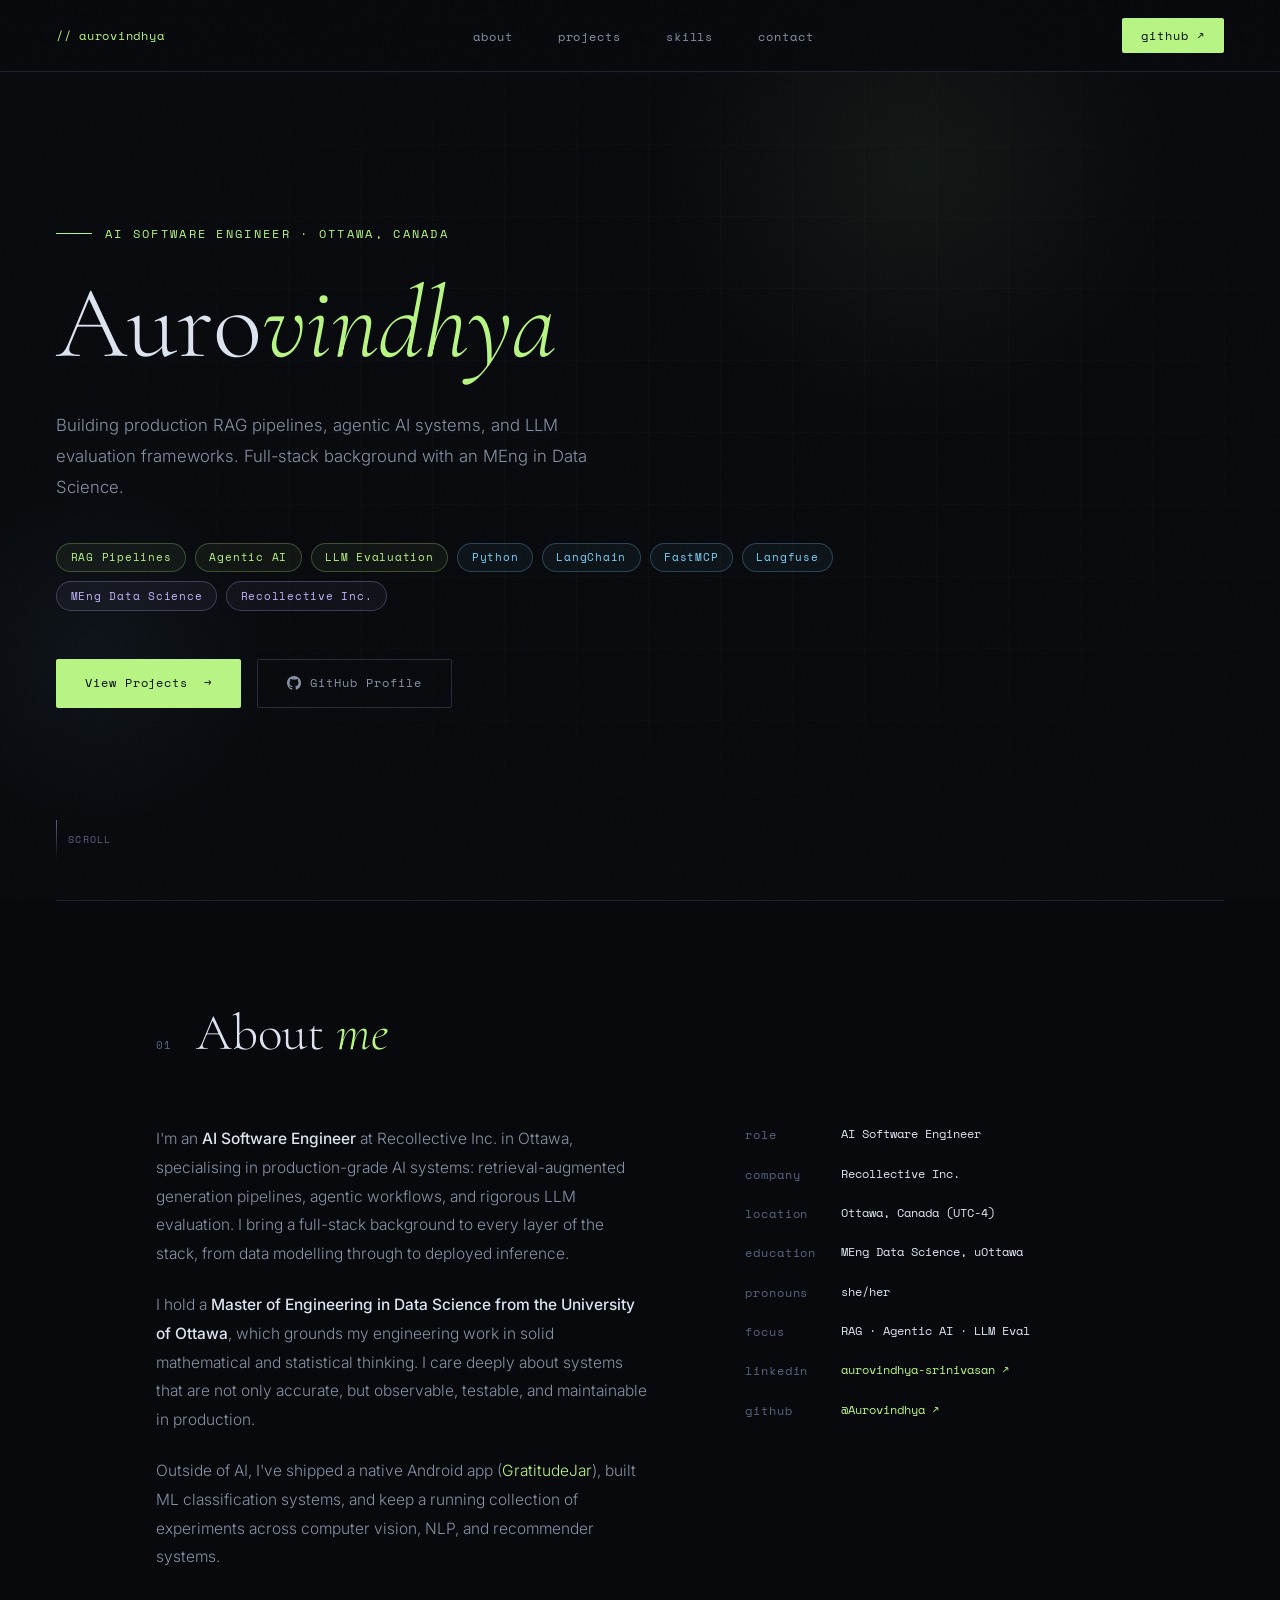
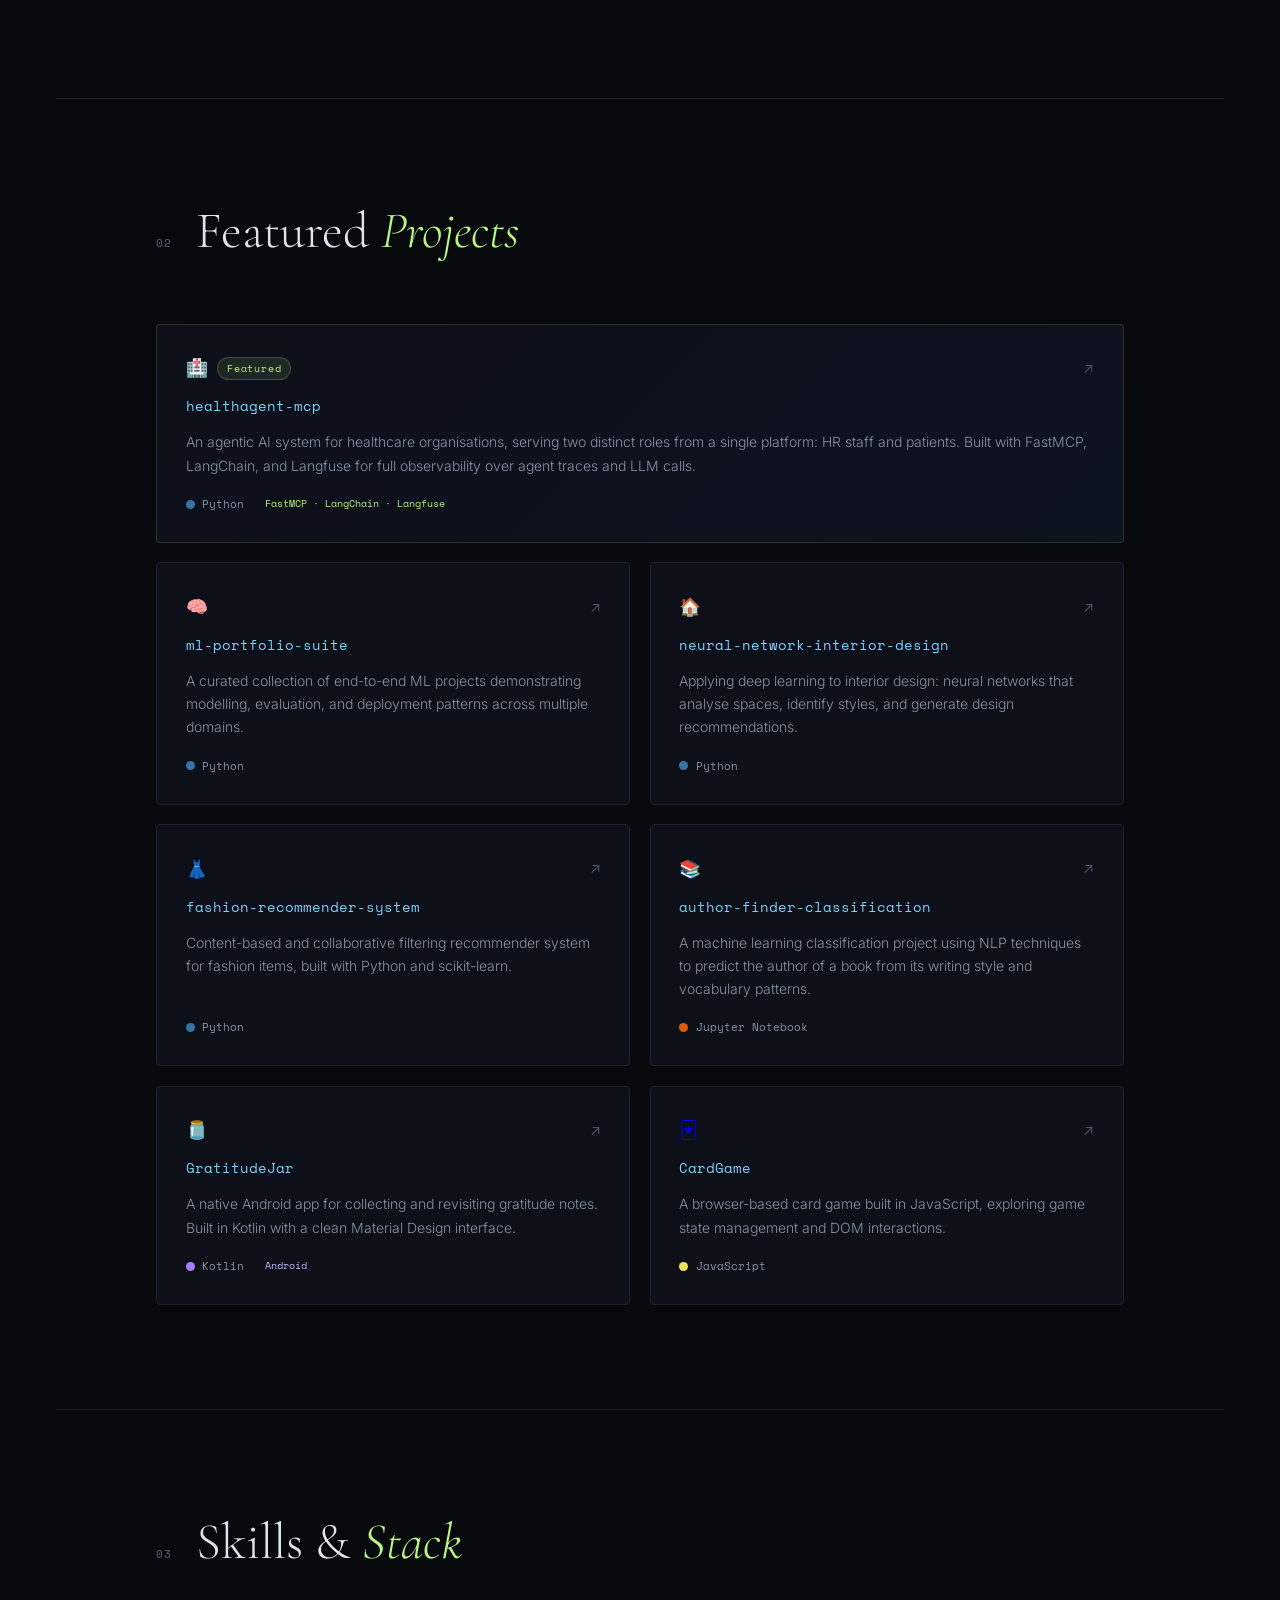
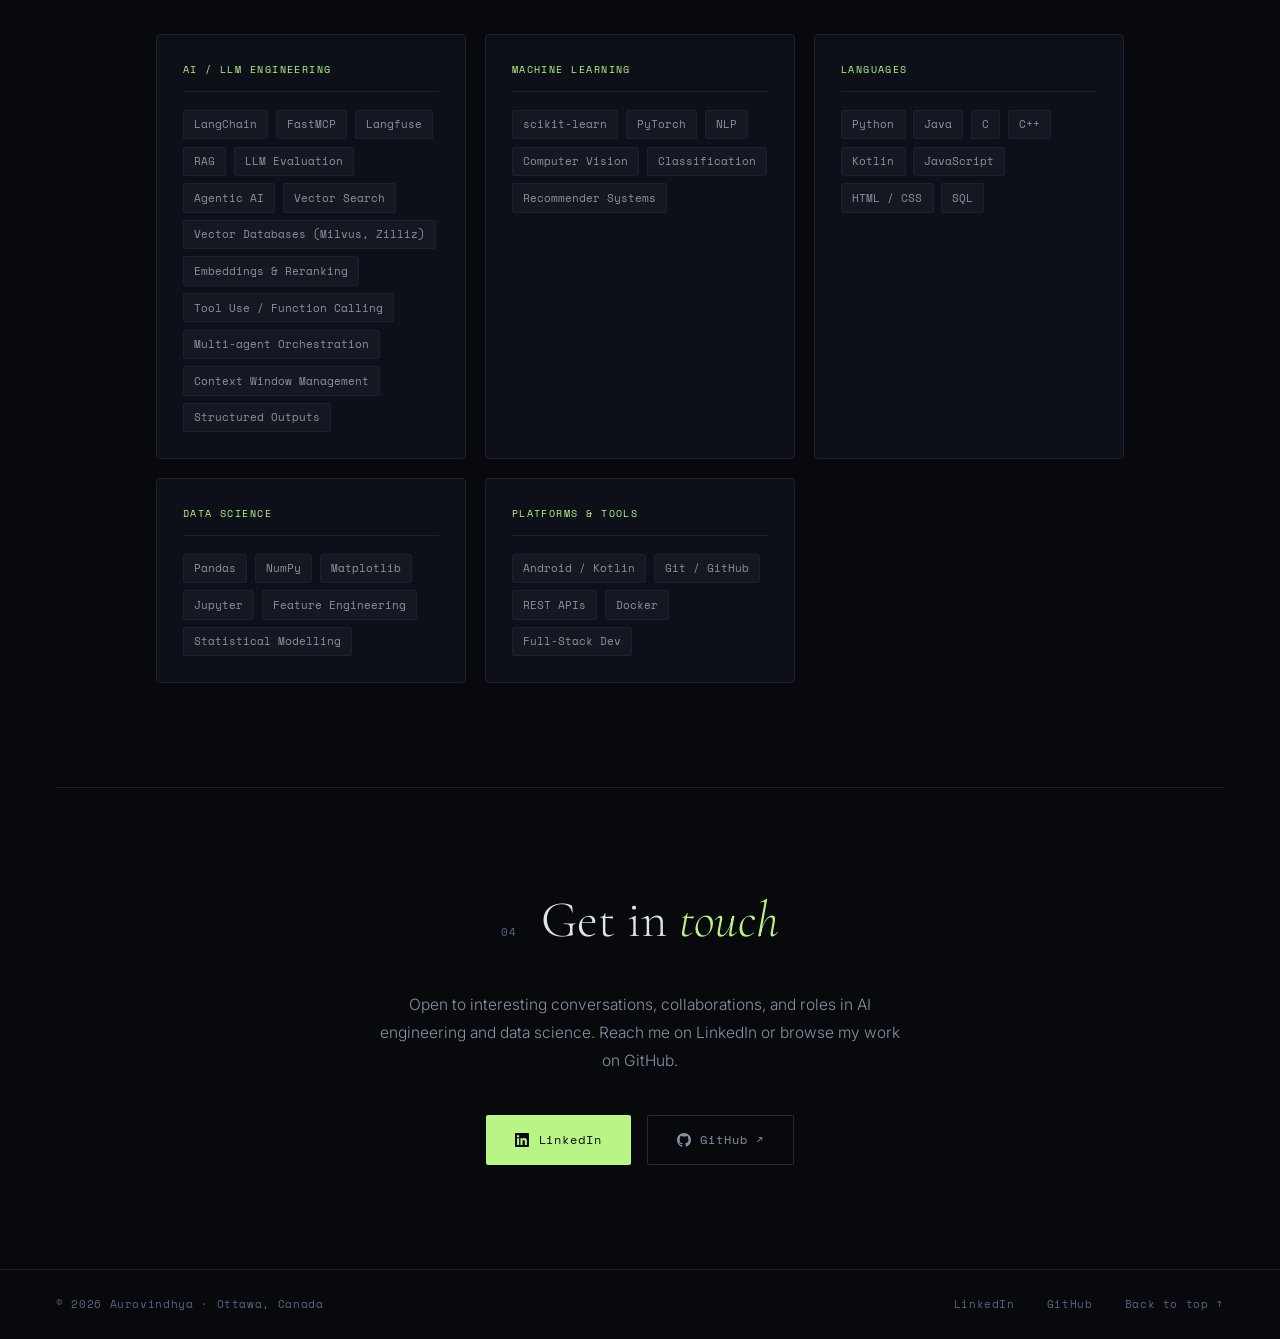
<file: index.html>
<!DOCTYPE html>
<html lang="en">
<head>
  <meta charset="UTF-8" />
  <meta name="viewport" content="width=device-width, initial-scale=1.0" />
  <title>Aurovindhya · AI Software Engineer</title>
  <link rel="preconnect" href="https://fonts.googleapis.com" />
  <link rel="preconnect" href="https://fonts.gstatic.com" crossorigin />
  <link href="https://fonts.googleapis.com/css2?family=Cormorant+Garamond:ital,wght@0,300;0,400;0,600;1,300;1,400&family=Space+Mono:ital,wght@0,400;0,700;1,400&family=Inter:wght@300;400;500&display=swap" rel="stylesheet" />
  <style>
    *, *::before, *::after { box-sizing: border-box; margin: 0; padding: 0; }

    :root {
      --bg:       #07090d;
      --surface:  #0e1117;
      --border:   #1c2030;
      --border2:  #252b3b;
      --green:    #b8f584;
      --blue:     #7dd3fc;
      --purple:   #c4b5fd;
      --text:     #dde4f0;
      --muted:    #5a6380;
      --muted2:   #8892a4;
      --card:     #0d1019;
      --ff-serif: 'Cormorant Garamond', Georgia, serif;
      --ff-mono:  'Space Mono', monospace;
      --ff-sans:  'Inter', system-ui, sans-serif;
    }

    html { scroll-behavior: smooth; }

    body {
      background: var(--bg);
      color: var(--text);
      font-family: var(--ff-sans);
      font-weight: 300;
      line-height: 1.7;
      min-height: 100vh;
      overflow-x: hidden;
    }

    body::after {
      content: '';
      position: fixed;
      inset: 0;
      background-image: url("data:image/svg+xml,%3Csvg xmlns='http://www.w3.org/2000/svg' width='300' height='300'%3E%3Cfilter id='n'%3E%3CfeTurbulence type='fractalNoise' baseFrequency='0.9' numOctaves='4' stitchTiles='stitch'/%3E%3C/filter%3E%3Crect width='300' height='300' filter='url(%23n)' opacity='0.035'/%3E%3C/svg%3E");
      background-repeat: repeat;
      pointer-events: none;
      z-index: 999;
      opacity: 0.7;
    }

    /* NAV */
    nav {
      position: fixed;
      top: 0; left: 0; right: 0;
      z-index: 200;
      display: flex;
      align-items: center;
      justify-content: space-between;
      padding: 1.1rem 3.5rem;
      background: rgba(7,9,13,0.82);
      backdrop-filter: blur(16px);
      border-bottom: 1px solid var(--border);
    }

    .nav-logo {
      font-family: var(--ff-mono);
      font-size: 0.78rem;
      color: var(--green);
      letter-spacing: 0.06em;
      text-decoration: none;
    }

    .nav-links {
      display: flex;
      gap: 2.8rem;
      list-style: none;
    }

    .nav-links a {
      font-family: var(--ff-mono);
      font-size: 0.72rem;
      color: var(--muted2);
      text-decoration: none;
      letter-spacing: 0.08em;
      transition: color 0.2s;
    }
    .nav-links a:hover { color: var(--text); }

    .nav-cta {
      font-family: var(--ff-mono);
      font-size: 0.72rem;
      letter-spacing: 0.08em;
      color: var(--bg);
      background: var(--green);
      padding: 0.5rem 1.2rem;
      border-radius: 2px;
      text-decoration: none;
      transition: opacity 0.2s;
    }
    .nav-cta:hover { opacity: 0.85; }

    /* HERO */
    .hero {
      position: relative;
      min-height: 100vh;
      display: flex;
      align-items: center;
      padding: 7rem 3.5rem 5rem;
      overflow: hidden;
    }

    .hero::before {
      content: '';
      position: absolute;
      inset: 0;
      background-image:
        linear-gradient(rgba(184,245,132,0.025) 1px, transparent 1px),
        linear-gradient(90deg, rgba(184,245,132,0.025) 1px, transparent 1px);
      background-size: 72px 72px;
      mask-image: radial-gradient(ellipse 75% 70% at 55% 45%, black 30%, transparent 100%);
    }

    .orb {
      position: absolute;
      border-radius: 50%;
      pointer-events: none;
    }
    .orb1 {
      width: 600px; height: 600px;
      top: -15%; right: 5%;
      background: radial-gradient(circle, rgba(184,245,132,0.06) 0%, transparent 60%);
    }
    .orb2 {
      width: 400px; height: 400px;
      bottom: 5%; left: -8%;
      background: radial-gradient(circle, rgba(125,211,252,0.05) 0%, transparent 60%);
    }

    .hero-inner {
      position: relative;
      z-index: 2;
      max-width: 860px;
    }

    .hero-eyebrow {
      font-family: var(--ff-mono);
      font-size: 0.72rem;
      color: var(--green);
      letter-spacing: 0.2em;
      text-transform: uppercase;
      margin-bottom: 1.8rem;
      opacity: 0;
      animation: up 0.7s ease forwards 0.1s;
      display: flex;
      align-items: center;
      gap: 0.8rem;
    }
    .hero-eyebrow::before {
      content: '';
      display: block;
      width: 36px; height: 1px;
      background: var(--green);
    }

    h1 {
      font-family: var(--ff-serif);
      font-size: clamp(4rem, 8vw, 7.5rem);
      font-weight: 300;
      line-height: 1.0;
      color: var(--text);
      opacity: 0;
      animation: up 0.75s ease forwards 0.25s;
    }
    h1 em { font-style: italic; color: var(--green); }

    .hero-sub {
      margin-top: 2.2rem;
      font-size: 1.05rem;
      color: var(--muted2);
      max-width: 540px;
      line-height: 1.85;
      font-weight: 300;
      opacity: 0;
      animation: up 0.75s ease forwards 0.4s;
    }

    .hero-pills {
      margin-top: 2.5rem;
      display: flex;
      flex-wrap: wrap;
      gap: 0.55rem;
      opacity: 0;
      animation: up 0.75s ease forwards 0.55s;
    }

    .pill {
      font-family: var(--ff-mono);
      font-size: 0.68rem;
      letter-spacing: 0.07em;
      border-radius: 100px;
      padding: 0.28rem 0.85rem;
      border: 1px solid;
    }
    .pill-g { color: var(--green);  border-color: rgba(184,245,132,0.25); background: rgba(184,245,132,0.05); }
    .pill-b { color: var(--blue);   border-color: rgba(125,211,252,0.25); background: rgba(125,211,252,0.05); }
    .pill-p { color: var(--purple); border-color: rgba(196,181,253,0.25); background: rgba(196,181,253,0.05); }

    .hero-actions {
      margin-top: 3rem;
      display: flex;
      gap: 1rem;
      flex-wrap: wrap;
      opacity: 0;
      animation: up 0.75s ease forwards 0.7s;
    }

    .btn {
      display: inline-flex;
      align-items: center;
      gap: 0.6rem;
      font-family: var(--ff-mono);
      font-size: 0.75rem;
      letter-spacing: 0.08em;
      padding: 0.85rem 1.8rem;
      border-radius: 2px;
      text-decoration: none;
      transition: transform 0.2s, opacity 0.2s;
    }
    .btn:hover { transform: translateY(-2px); }
    .btn-fill { background: var(--green); color: var(--bg); }
    .btn-fill:hover { opacity: 0.88; }
    .btn-ghost { border: 1px solid var(--border2); color: var(--muted2); }
    .btn-ghost:hover { color: var(--text); border-color: var(--muted); }

    .scroll-hint {
      position: absolute;
      bottom: 2.5rem; left: 3.5rem;
      display: flex;
      align-items: center;
      gap: 0.7rem;
      font-family: var(--ff-mono);
      font-size: 0.65rem;
      color: var(--muted);
      letter-spacing: 0.12em;
      text-transform: uppercase;
      opacity: 0;
      animation: up 1s ease forwards 1.1s;
    }
    .scroll-line {
      width: 1px; height: 40px;
      background: linear-gradient(to bottom, var(--muted), transparent);
      animation: pulse 1.8s ease-in-out infinite 1.5s;
    }
    @keyframes pulse {
      0%, 100% { opacity: 0.3; }
      50%       { opacity: 1; }
    }

    /* DIVIDER */
    .divider { height: 1px; background: var(--border); margin: 0 3.5rem; }

    /* SECTION */
    .section { max-width: 1080px; margin: 0 auto; padding: 6.5rem 3.5rem; }

    .section-head {
      display: flex;
      align-items: baseline;
      gap: 1.5rem;
      margin-bottom: 4rem;
    }

    .section-num {
      font-family: var(--ff-mono);
      font-size: 0.68rem;
      color: var(--muted);
      letter-spacing: 0.1em;
    }

    h2 {
      font-family: var(--ff-serif);
      font-size: clamp(2.2rem, 4vw, 3.2rem);
      font-weight: 300;
      color: var(--text);
      line-height: 1.1;
    }
    h2 em { font-style: italic; color: var(--green); }

    /* ABOUT */
    .about-grid {
      display: grid;
      grid-template-columns: 1.3fr 1fr;
      gap: 6rem;
      align-items: start;
    }

    .about-body p {
      font-size: 0.97rem;
      color: var(--muted2);
      margin-bottom: 1.4rem;
      line-height: 1.85;
    }
    .about-body p strong { color: var(--text); font-weight: 500; }
    .about-body a { color: var(--green); text-decoration: none; }

    .detail-list { list-style: none; display: flex; flex-direction: column; gap: 1.2rem; }

    .detail-item {
      display: flex;
      align-items: flex-start;
      gap: 1rem;
      font-family: var(--ff-mono);
      font-size: 0.74rem;
    }
    .detail-key { color: var(--muted); letter-spacing: 0.08em; min-width: 80px; }
    .detail-val { color: var(--text); line-height: 1.5; }

    /* PROJECTS */
    .projects-grid {
      display: grid;
      grid-template-columns: repeat(auto-fill, minmax(310px, 1fr));
      gap: 1.2rem;
    }

    .repo-card {
      background: var(--card);
      border: 1px solid var(--border);
      border-radius: 4px;
      padding: 1.8rem;
      text-decoration: none;
      display: flex;
      flex-direction: column;
      gap: 0.75rem;
      transition: border-color 0.3s, transform 0.3s;
      position: relative;
      overflow: hidden;
    }
    .repo-card::before {
      content: '';
      position: absolute;
      top: 0; left: 0; right: 0;
      height: 1px;
      background: linear-gradient(90deg, transparent, var(--green), transparent);
      transform: scaleX(0);
      transform-origin: center;
      transition: transform 0.4s ease;
    }
    .repo-card:hover { border-color: var(--border2); transform: translateY(-3px); }
    .repo-card:hover::before { transform: scaleX(1); }

    .repo-card.featured {
      grid-column: span 2;
      background: linear-gradient(135deg, #0d1019 0%, #0e1320 100%);
      border-color: rgba(184,245,132,0.15);
    }

    .repo-header {
      display: flex;
      align-items: center;
      justify-content: space-between;
    }

    .repo-icon-wrap { display: flex; align-items: center; gap: 0.6rem; }
    .repo-icon { font-size: 1.1rem; }

    .repo-badge {
      font-family: var(--ff-mono);
      font-size: 0.6rem;
      letter-spacing: 0.08em;
      padding: 0.15rem 0.55rem;
      border-radius: 100px;
      background: rgba(184,245,132,0.1);
      color: var(--green);
      border: 1px solid rgba(184,245,132,0.2);
    }

    .repo-arrow {
      font-size: 0.9rem;
      color: var(--muted);
      transition: color 0.2s, transform 0.2s;
    }
    .repo-card:hover .repo-arrow { color: var(--green); transform: translate(2px, -2px); }

    .repo-name { font-family: var(--ff-mono); font-size: 0.85rem; color: var(--blue); }
    .repo-desc { font-size: 0.875rem; color: var(--muted2); line-height: 1.65; flex: 1; }

    .repo-foot { display: flex; align-items: center; gap: 1.3rem; margin-top: 0.4rem; }

    .lang {
      display: flex;
      align-items: center;
      gap: 0.45rem;
      font-family: var(--ff-mono);
      font-size: 0.67rem;
      color: var(--muted2);
    }
    .lang-dot { width: 9px; height: 9px; border-radius: 50%; flex-shrink: 0; }
    .py   { background: #3572A5; }
    .kt   { background: #A97BFF; }
    .js   { background: #f1e05a; }
    .html-dot { background: #e34c26; }
    .nb   { background: #DA5B0B; }

    /* SKILLS */
    .skills-grid {
      display: grid;
      grid-template-columns: repeat(auto-fill, minmax(240px, 1fr));
      gap: 1.2rem;
    }

    .skill-group {
      background: var(--card);
      border: 1px solid var(--border);
      border-radius: 4px;
      padding: 1.6rem;
    }

    .skill-group-title {
      font-family: var(--ff-mono);
      font-size: 0.65rem;
      color: var(--green);
      letter-spacing: 0.14em;
      text-transform: uppercase;
      margin-bottom: 1.1rem;
      padding-bottom: 0.8rem;
      border-bottom: 1px solid var(--border);
    }

    .skill-tags { display: flex; flex-wrap: wrap; gap: 0.45rem; }

    .stag {
      font-family: var(--ff-mono);
      font-size: 0.68rem;
      color: var(--muted2);
      background: rgba(255,255,255,0.03);
      border: 1px solid var(--border);
      border-radius: 2px;
      padding: 0.28rem 0.65rem;
      transition: color 0.2s, border-color 0.2s;
    }
    .stag:hover { color: var(--text); border-color: var(--border2); }

    /* CONTACT */
    .contact-inner {
      max-width: 540px;
      margin: 0 auto;
      text-align: center;
    }
    .contact-inner h2 { margin-bottom: 1.2rem; }
    .contact-inner p {
      font-size: 0.97rem;
      color: var(--muted2);
      margin-bottom: 2.5rem;
      line-height: 1.8;
    }
    .contact-links { display: flex; justify-content: center; flex-wrap: wrap; gap: 1rem; }

    /* FOOTER */
    footer {
      border-top: 1px solid var(--border);
      padding: 1.6rem 3.5rem;
      display: flex;
      align-items: center;
      justify-content: space-between;
    }
    .ft-left { font-family: var(--ff-mono); font-size: 0.67rem; color: var(--muted); letter-spacing: 0.06em; }
    .ft-right { display: flex; gap: 2rem; }
    .ft-right a {
      font-family: var(--ff-mono);
      font-size: 0.67rem;
      color: var(--muted);
      text-decoration: none;
      letter-spacing: 0.06em;
      transition: color 0.2s;
    }
    .ft-right a:hover { color: var(--text); }

    /* REVEAL */
    .reveal {
      opacity: 0;
      transform: translateY(20px);
      transition: opacity 0.65s ease, transform 0.65s ease;
    }
    .reveal.visible { opacity: 1; transform: translateY(0); }

    @keyframes up {
      from { opacity: 0; transform: translateY(24px); }
      to   { opacity: 1; transform: translateY(0); }
    }

    @media (max-width: 900px) {
      nav { padding: 1rem 1.5rem; }
      .nav-links { display: none; }
      .hero { padding: 6rem 1.5rem 3rem; }
      .scroll-hint { left: 1.5rem; }
      .divider { margin: 0 1.5rem; }
      .section { padding: 5rem 1.5rem; }
      .about-grid { grid-template-columns: 1fr; gap: 3rem; }
      footer { flex-direction: column; gap: 1rem; text-align: center; }
      .repo-card.featured { grid-column: span 1; }
    }
  </style>
</head>
<body>

<!-- NAV -->
<nav>
  <a href="#top" class="nav-logo">// aurovindhya</a>
  <ul class="nav-links">
    <li><a href="#about">about</a></li>
    <li><a href="#projects">projects</a></li>
    <li><a href="#skills">skills</a></li>
    <li><a href="#contact">contact</a></li>
  </ul>
  <a href="https://github.com/Aurovindhya" target="_blank" class="nav-cta">github ↗</a>
</nav>

<!-- HERO -->
<div class="hero" id="top">
  <div class="orb orb1"></div>
  <div class="orb orb2"></div>

  <div class="hero-inner">
    <p class="hero-eyebrow">AI Software Engineer · Ottawa, Canada</p>

    <h1>Auro<em>vindhya</em></h1>

    <p class="hero-sub">
      Building production RAG pipelines, agentic AI systems, and LLM evaluation frameworks.
      Full-stack background with an MEng in Data Science.
    </p>

    <div class="hero-pills">
      <span class="pill pill-g">RAG Pipelines</span>
      <span class="pill pill-g">Agentic AI</span>
      <span class="pill pill-g">LLM Evaluation</span>
      <span class="pill pill-b">Python</span>
      <span class="pill pill-b">LangChain</span>
      <span class="pill pill-b">FastMCP</span>
      <span class="pill pill-b">Langfuse</span>
      <span class="pill pill-p">MEng Data Science</span>
      <span class="pill pill-p">Recollective Inc.</span>
    </div>

    <div class="hero-actions">
      <a href="#projects" class="btn btn-fill">View Projects &nbsp;→</a>
      <a href="https://github.com/Aurovindhya" target="_blank" class="btn btn-ghost">
        <svg width="14" height="14" viewBox="0 0 16 16" fill="currentColor"><path d="M8 0C3.58 0 0 3.58 0 8c0 3.54 2.29 6.53 5.47 7.59.4.07.55-.17.55-.38 0-.19-.01-.82-.01-1.49-2.01.37-2.53-.49-2.69-.94-.09-.23-.48-.94-.82-1.13-.28-.15-.68-.52-.01-.53.63-.01 1.08.58 1.23.82.72 1.21 1.87.87 2.33.66.07-.52.28-.87.51-1.07-1.78-.2-3.64-.89-3.64-3.95 0-.87.31-1.59.82-2.15-.08-.2-.36-1.02.08-2.12 0 0 .67-.21 2.2.82.64-.18 1.32-.27 2-.27.68 0 1.36.09 2 .27 1.53-1.04 2.2-.82 2.2-.82.44 1.1.16 1.92.08 2.12.51.56.82 1.27.82 2.15 0 3.07-1.87 3.75-3.65 3.95.29.25.54.73.54 1.48 0 1.07-.01 1.93-.01 2.2 0 .21.15.46.55.38A8.013 8.013 0 0016 8c0-4.42-3.58-8-8-8z"/></svg>
        GitHub Profile
      </a>
    </div>
  </div>

  <div class="scroll-hint">
    <div class="scroll-line"></div>
    scroll
  </div>
</div>

<div class="divider"></div>

<!-- ABOUT -->
<section class="section" id="about">
  <div class="section-head reveal">
    <span class="section-num">01</span>
    <h2>About <em>me</em></h2>
  </div>

  <div class="about-grid">
    <div class="about-body reveal">
      <p>
        I'm an <strong>AI Software Engineer</strong> at Recollective Inc. in Ottawa, specialising in
        production-grade AI systems: retrieval-augmented generation pipelines, agentic workflows,
        and rigorous LLM evaluation. I bring a full-stack background to every layer of the stack,
        from data modelling through to deployed inference.
      </p>
      <p>
        I hold a <strong>Master of Engineering in Data Science from the University of Ottawa</strong>, which grounds my engineering work in
        solid mathematical and statistical thinking. I care deeply about systems that are not only
        accurate, but observable, testable, and maintainable in production.
      </p>
      <p>
        Outside of AI, I've shipped a native Android app
        (<a href="https://github.com/Aurovindhya/GratitudeJar" target="_blank">GratitudeJar</a>),
        built ML classification systems, and keep a running collection of experiments across
        computer vision, NLP, and recommender systems.

      </p>
    </div>

    <ul class="detail-list reveal" style="transition-delay:0.15s">
      <li class="detail-item">
        <span class="detail-key">role</span>
        <span class="detail-val">AI Software Engineer</span>
      </li>
      <li class="detail-item">
        <span class="detail-key">company</span>
        <span class="detail-val">Recollective Inc.</span>
      </li>
      <li class="detail-item">
        <span class="detail-key">location</span>
        <span class="detail-val">Ottawa, Canada (UTC-4)</span>
      </li>
      <li class="detail-item">
        <span class="detail-key">education</span>
        <span class="detail-val">MEng Data Science, uOttawa</span>
      </li>
      <li class="detail-item">
        <span class="detail-key">pronouns</span>
        <span class="detail-val">she/her</span>
      </li>
      <li class="detail-item">
        <span class="detail-key">focus</span>
        <span class="detail-val">RAG · Agentic AI · LLM Eval</span>
      </li>
      <li class="detail-item">
        <span class="detail-key">linkedin</span>
        <span class="detail-val">
          <a href="https://linkedin.com/in/aurovindhya-srinivasan" target="_blank" style="color:var(--green);text-decoration:none;">aurovindhya-srinivasan ↗</a>
        </span>
      </li>
      <li class="detail-item">
        <span class="detail-key">github</span>
        <span class="detail-val">
          <a href="https://github.com/Aurovindhya" target="_blank" style="color:var(--green);text-decoration:none;">@Aurovindhya ↗</a>
        </span>
      </li>
    </ul>
  </div>
</section>

<div class="divider"></div>

<!-- PROJECTS -->
<section class="section" id="projects">
  <div class="section-head reveal">
    <span class="section-num">02</span>
    <h2>Featured <em>Projects</em></h2>
  </div>

  <div class="projects-grid">

    <!-- FEATURED -->
    <a href="https://github.com/Aurovindhya/healthagent-mcp" target="_blank" class="repo-card featured reveal">
      <div class="repo-header">
        <div class="repo-icon-wrap">
          <span class="repo-icon">🏥</span>
          <span class="repo-badge">Featured</span>
        </div>
        <span class="repo-arrow">↗</span>
      </div>
      <div class="repo-name">healthagent-mcp</div>
      <div class="repo-desc">
        An agentic AI system for healthcare organisations, serving two distinct roles from a single platform: HR staff and patients. Built with FastMCP, LangChain, and Langfuse for full observability over agent traces and LLM calls.
      </div>
      <div class="repo-foot">
        <span class="lang"><span class="lang-dot py"></span>Python</span>
        <span class="lang" style="color:var(--green);font-size:0.65rem;">FastMCP · LangChain · Langfuse</span>
      </div>
    </a>

    <a href="https://github.com/Aurovindhya/ml-portfolio-suite" target="_blank" class="repo-card reveal" style="transition-delay:0.05s">
      <div class="repo-header">
        <div class="repo-icon-wrap"><span class="repo-icon">🧠</span></div>
        <span class="repo-arrow">↗</span>
      </div>
      <div class="repo-name">ml-portfolio-suite</div>
      <div class="repo-desc">
        A curated collection of end-to-end ML projects demonstrating modelling, evaluation, and deployment patterns across multiple domains.
      </div>
      <div class="repo-foot">
        <span class="lang"><span class="lang-dot py"></span>Python</span>
      </div>
    </a>

    <a href="https://github.com/Aurovindhya/neural-network-interior-design" target="_blank" class="repo-card reveal" style="transition-delay:0.1s">
      <div class="repo-header">
        <div class="repo-icon-wrap"><span class="repo-icon">🏠</span></div>
        <span class="repo-arrow">↗</span>
      </div>
      <div class="repo-name">neural-network-interior-design</div>
      <div class="repo-desc">
        Applying deep learning to interior design: neural networks that analyse spaces, identify styles, and generate design recommendations.
      </div>
      <div class="repo-foot">
        <span class="lang"><span class="lang-dot py"></span>Python</span>
      </div>
    </a>

    <a href="https://github.com/Aurovindhya/fashion-recommender-system" target="_blank" class="repo-card reveal" style="transition-delay:0.15s">
      <div class="repo-header">
        <div class="repo-icon-wrap"><span class="repo-icon">👗</span></div>
        <span class="repo-arrow">↗</span>
      </div>
      <div class="repo-name">fashion-recommender-system</div>
      <div class="repo-desc">
        Content-based and collaborative filtering recommender system for fashion items, built with Python and scikit-learn.
      </div>
      <div class="repo-foot">
        <span class="lang"><span class="lang-dot py"></span>Python</span>
      </div>
    </a>

    <a href="https://github.com/Aurovindhya/author-finder-classification" target="_blank" class="repo-card reveal" style="transition-delay:0.2s">
      <div class="repo-header">
        <div class="repo-icon-wrap"><span class="repo-icon">📚</span></div>
        <span class="repo-arrow">↗</span>
      </div>
      <div class="repo-name">author-finder-classification</div>
      <div class="repo-desc">
        A machine learning classification project using NLP techniques to predict the author of a book from its writing style and vocabulary patterns.
      </div>
      <div class="repo-foot">
        <span class="lang"><span class="lang-dot nb"></span>Jupyter Notebook</span>
      </div>
    </a>

    <a href="https://github.com/Aurovindhya/GratitudeJar" target="_blank" class="repo-card reveal" style="transition-delay:0.25s">
      <div class="repo-header">
        <div class="repo-icon-wrap"><span class="repo-icon">🫙</span></div>
        <span class="repo-arrow">↗</span>
      </div>
      <div class="repo-name">GratitudeJar</div>
      <div class="repo-desc">
        A native Android app for collecting and revisiting gratitude notes. Built in Kotlin with a clean Material Design interface.
      </div>
      <div class="repo-foot">
        <span class="lang"><span class="lang-dot kt"></span>Kotlin</span>
        <span class="lang" style="color:var(--purple);font-size:0.65rem;">Android</span>
      </div>
    </a>

    <a href="https://github.com/Aurovindhya/CardGame" target="_blank" class="repo-card reveal" style="transition-delay:0.3s">
      <div class="repo-header">
        <div class="repo-icon-wrap"><span class="repo-icon">🃏</span></div>
        <span class="repo-arrow">↗</span>
      </div>
      <div class="repo-name">CardGame</div>
      <div class="repo-desc">
        A browser-based card game built in JavaScript, exploring game state management and DOM interactions.
      </div>
      <div class="repo-foot">
        <span class="lang"><span class="lang-dot js"></span>JavaScript</span>
      </div>
    </a>



  </div>
</section>

<div class="divider"></div>

<!-- SKILLS -->
<section class="section" id="skills">
  <div class="section-head reveal">
    <span class="section-num">03</span>
    <h2>Skills &amp; <em>Stack</em></h2>
  </div>

  <div class="skills-grid">
    <div class="skill-group reveal">
      <div class="skill-group-title">AI / LLM Engineering</div>
      <div class="skill-tags">
        <span class="stag">LangChain</span>
        <span class="stag">FastMCP</span>
        <span class="stag">Langfuse</span>
        <span class="stag">RAG</span>
        <span class="stag">LLM Evaluation</span>
        <span class="stag">Agentic AI</span>
        <span class="stag">Vector Search</span>
        <span class="stag">Vector Databases (Milvus, Zilliz)</span>
        <span class="stag">Embeddings &amp; Reranking</span>
        <span class="stag">Tool Use / Function Calling</span>
        <span class="stag">Multi-agent Orchestration</span>
        <span class="stag">Context Window Management</span>
        <span class="stag">Structured Outputs</span>
      </div>
    </div>

    <div class="skill-group reveal" style="transition-delay:0.08s">
      <div class="skill-group-title">Machine Learning</div>
      <div class="skill-tags">
        <span class="stag">scikit-learn</span>
        <span class="stag">PyTorch</span>
        <span class="stag">NLP</span>
        <span class="stag">Computer Vision</span>
        <span class="stag">Classification</span>
        <span class="stag">Recommender Systems</span>
      </div>
    </div>

    <div class="skill-group reveal" style="transition-delay:0.16s">
      <div class="skill-group-title">Languages</div>
      <div class="skill-tags">
        <span class="stag">Python</span>
        <span class="stag">Java</span>
        <span class="stag">C</span>
        <span class="stag">C++</span>
        <span class="stag">Kotlin</span>
        <span class="stag">JavaScript</span>
        <span class="stag">HTML / CSS</span>
        <span class="stag">SQL</span>
      </div>
    </div>

    <div class="skill-group reveal" style="transition-delay:0.24s">
      <div class="skill-group-title">Data Science</div>
      <div class="skill-tags">
        <span class="stag">Pandas</span>
        <span class="stag">NumPy</span>
        <span class="stag">Matplotlib</span>
        <span class="stag">Jupyter</span>
        <span class="stag">Feature Engineering</span>
        <span class="stag">Statistical Modelling</span>
      </div>
    </div>

    <div class="skill-group reveal" style="transition-delay:0.32s">
      <div class="skill-group-title">Platforms &amp; Tools</div>
      <div class="skill-tags">
        <span class="stag">Android / Kotlin</span>
        <span class="stag">Git / GitHub</span>
        <span class="stag">REST APIs</span>
        <span class="stag">Docker</span>
        <span class="stag">Full-Stack Dev</span>
      </div>
    </div>
  </div>
</section>

<div class="divider"></div>

<!-- CONTACT -->
<section class="section" id="contact">
  <div class="contact-inner">
    <div class="section-head reveal" style="justify-content:center;margin-bottom:1.5rem">
      <span class="section-num">04</span>
      <h2>Get in <em>touch</em></h2>
    </div>
    <p class="reveal" style="transition-delay:0.1s">
      Open to interesting conversations, collaborations, and roles in AI engineering
      and data science. Reach me on LinkedIn or browse my work on GitHub.
    </p>
    <div class="contact-links reveal" style="transition-delay:0.2s">
      <a href="https://linkedin.com/in/aurovindhya-srinivasan" target="_blank" class="btn btn-fill">
        <svg width="14" height="14" viewBox="0 0 24 24" fill="currentColor"><path d="M20.447 20.452h-3.554v-5.569c0-1.328-.027-3.037-1.852-3.037-1.853 0-2.136 1.445-2.136 2.939v5.667H9.351V9h3.414v1.561h.046c.477-.9 1.637-1.85 3.37-1.85 3.601 0 4.267 2.37 4.267 5.455v6.286zM5.337 7.433a2.062 2.062 0 01-2.063-2.065 2.064 2.064 0 112.063 2.065zm1.782 13.019H3.555V9h3.564v11.452zM22.225 0H1.771C.792 0 0 .774 0 1.729v20.542C0 23.227.792 24 1.771 24h20.451C23.2 24 24 23.227 24 22.271V1.729C24 .774 23.2 0 22.222 0h.003z"/></svg>
        LinkedIn
      </a>
      <a href="https://github.com/Aurovindhya" target="_blank" class="btn btn-ghost">
        <svg width="14" height="14" viewBox="0 0 16 16" fill="currentColor"><path d="M8 0C3.58 0 0 3.58 0 8c0 3.54 2.29 6.53 5.47 7.59.4.07.55-.17.55-.38 0-.19-.01-.82-.01-1.49-2.01.37-2.53-.49-2.69-.94-.09-.23-.48-.94-.82-1.13-.28-.15-.68-.52-.01-.53.63-.01 1.08.58 1.23.82.72 1.21 1.87.87 2.33.66.07-.52.28-.87.51-1.07-1.78-.2-3.64-.89-3.64-3.95 0-.87.31-1.59.82-2.15-.08-.2-.36-1.02.08-2.12 0 0 .67-.21 2.2.82.64-.18 1.32-.27 2-.27.68 0 1.36.09 2 .27 1.53-1.04 2.2-.82 2.2-.82.44 1.1.16 1.92.08 2.12.51.56.82 1.27.82 2.15 0 3.07-1.87 3.75-3.65 3.95.29.25.54.73.54 1.48 0 1.07-.01 1.93-.01 2.2 0 .21.15.46.55.38A8.013 8.013 0 0016 8c0-4.42-3.58-8-8-8z"/></svg>
        GitHub ↗
      </a>

    </div>
  </div>
</section>

<!-- FOOTER -->
<footer>
  <p class="ft-left">© 2026 Aurovindhya · Ottawa, Canada</p>
  <div class="ft-right">
    <a href="https://linkedin.com/in/aurovindhya-srinivasan" target="_blank">LinkedIn</a>
    <a href="https://github.com/Aurovindhya" target="_blank">GitHub</a>
    <a href="#top">Back to top ↑</a>
  </div>
</footer>

<script>
  const reveals = document.querySelectorAll('.reveal');
  const obs = new IntersectionObserver(entries => {
    entries.forEach(e => {
      if (e.isIntersecting) { e.target.classList.add('visible'); obs.unobserve(e.target); }
    });
  }, { threshold: 0.1 });
  reveals.forEach(el => obs.observe(el));
</script>

</body>
</html>
</file>
